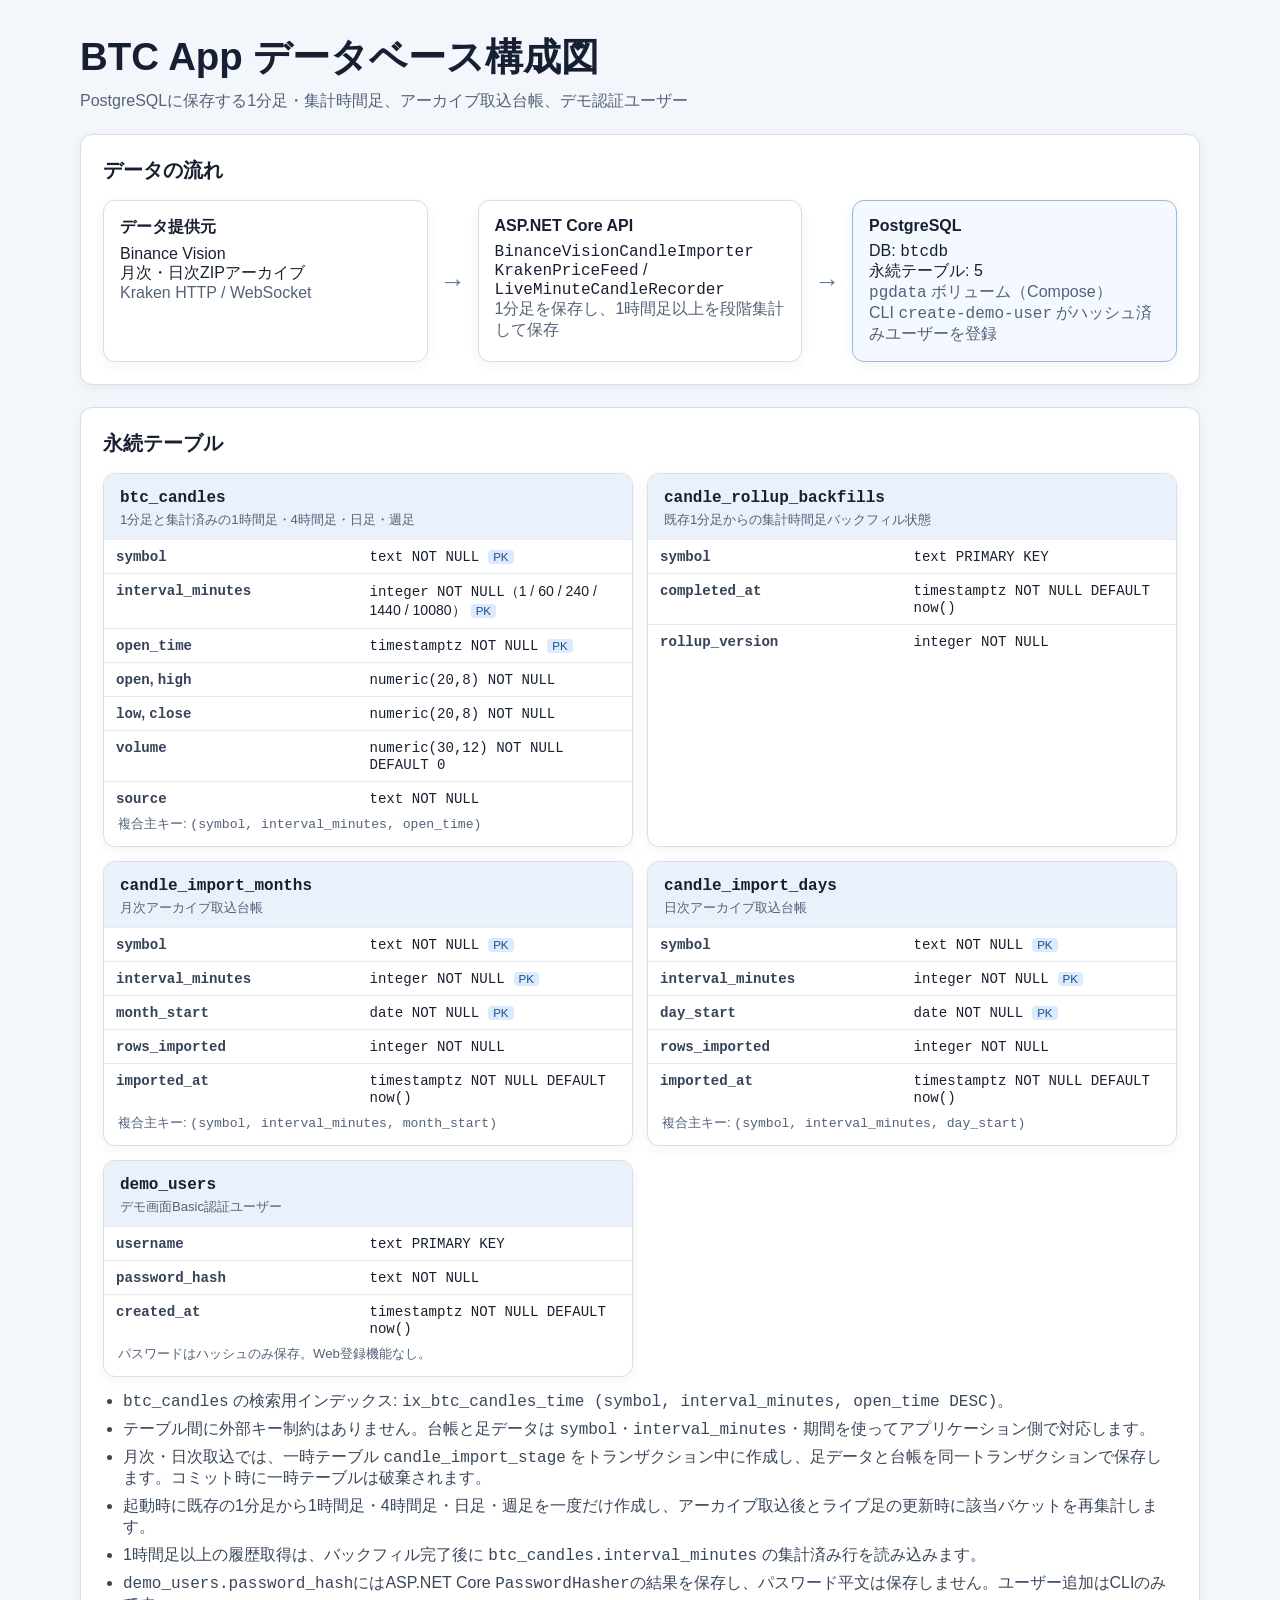
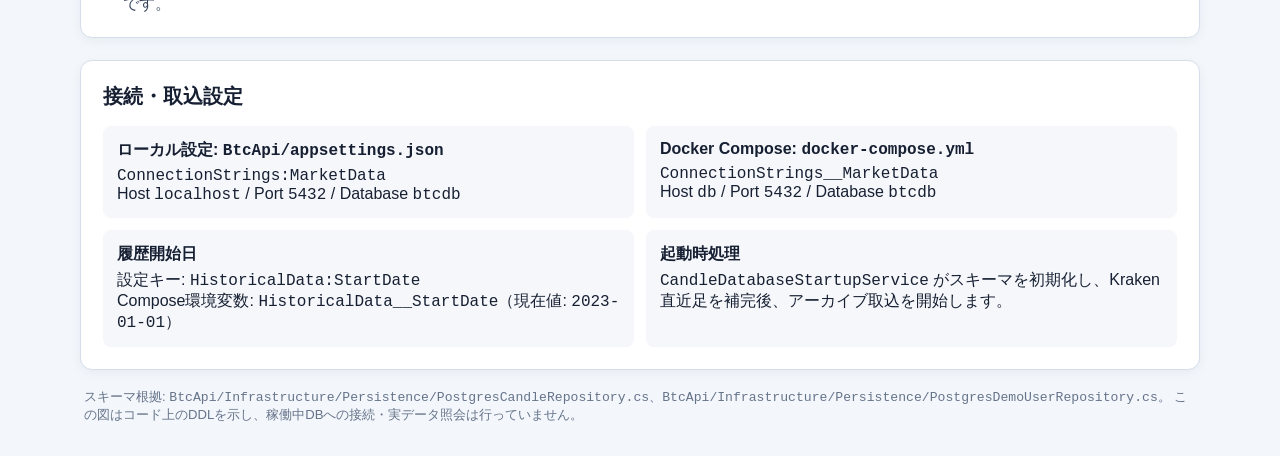
<file: docs/DB_STRUCTURE.html>
<!doctype html>
<html lang="ja">
<head>
  <meta charset="utf-8">
  <meta name="viewport" content="width=device-width, initial-scale=1">
  <title>BTC App データベース構成図</title>
  <style>
    :root {
      color-scheme: light;
      font-family: "Segoe UI", "Yu Gothic UI", sans-serif;
      color: #172033;
      background: #f3f6fb;
    }

    * { box-sizing: border-box; }

    body { margin: 0; }

    main {
      width: min(1120px, calc(100% - 32px));
      margin: 32px auto;
    }

    h1, h2, h3, p { margin-top: 0; }
    h1 { margin-bottom: 8px; font-size: clamp(1.7rem, 4vw, 2.4rem); }
    h2 { margin-bottom: 16px; font-size: 1.25rem; }
    h3 { margin-bottom: 10px; }

    .subtitle, .muted { color: #53627a; }
    .panel, .table-card, .flow-card {
      border: 1px solid #d5deeb;
      border-radius: 12px;
      background: #fff;
      box-shadow: 0 3px 12px rgb(22 39 68 / 5%);
    }

    .panel { margin-top: 22px; padding: 22px; }
    .flow {
      display: grid;
      grid-template-columns: 1fr auto 1fr auto 1fr;
      align-items: stretch;
      gap: 12px;
    }

    .flow-card { padding: 16px; }
    .flow-card strong { display: block; margin-bottom: 7px; }
    .arrow { align-self: center; color: #5478ad; font-size: 1.6rem; font-weight: 700; }
    .db-card { border-color: #9eb8dc; background: #f4f8ff; }

    .table-grid {
      display: grid;
      grid-template-columns: repeat(2, minmax(0, 1fr));
      gap: 14px;
    }

    .table-card { overflow: hidden; }
    .table-card header { padding: 14px 16px 10px; background: #eaf1fb; }
    .table-card h3 { margin-bottom: 4px; font-size: 1rem; }
    .table-card header p { margin: 0; font-size: .82rem; color: #53627a; }
    table { width: 100%; border-collapse: collapse; font-size: .88rem; }
    th, td { padding: 8px 12px; border-top: 1px solid #e6ebf2; text-align: left; vertical-align: top; }
    th { width: 48%; color: #34425a; font-weight: 600; }
    code { font-family: Consolas, "Courier New", monospace; overflow-wrap: anywhere; }
    .key { color: #1455a3; font-weight: 700; }
    .tag {
      display: inline-block;
      margin-left: 5px;
      padding: 1px 5px;
      border-radius: 4px;
      background: #dceaff;
      color: #174e91;
      font-size: .72rem;
      white-space: nowrap;
    }

    .notes { margin: 14px 0 0; padding-left: 20px; color: #39475d; }
    .notes li + li { margin-top: 7px; }
    .config {
      display: grid;
      grid-template-columns: repeat(2, minmax(0, 1fr));
      gap: 12px;
    }

    .config > div { padding: 14px; border-radius: 8px; background: #f5f7fa; }
    .config strong { display: block; margin-bottom: 5px; }
    footer { margin: 18px 4px 0; color: #66748a; font-size: .82rem; }

    @media (max-width: 760px) {
      main { width: min(100% - 20px, 560px); margin: 18px auto; }
      .panel { padding: 16px; }
      .flow { grid-template-columns: 1fr; }
      .arrow { justify-self: center; transform: rotate(90deg); }
      .table-grid, .config { grid-template-columns: 1fr; }
    }
  </style>
</head>
<body>
  <main>
    <header>
      <h1>BTC App データベース構成図</h1>
      <p class="subtitle">PostgreSQLに保存する1分足・集計時間足、アーカイブ取込台帳、デモ認証ユーザー</p>
    </header>

    <section class="panel" aria-labelledby="architecture-title">
      <h2 id="architecture-title">データの流れ</h2>
      <div class="flow">
        <div class="flow-card">
          <strong>データ提供元</strong>
          <div>Binance Vision<br>月次・日次ZIPアーカイブ</div>
          <div class="muted">Kraken HTTP / WebSocket</div>
        </div>
        <div class="arrow" aria-hidden="true">→</div>
        <div class="flow-card">
          <strong>ASP.NET Core API</strong>
          <div><code>BinanceVisionCandleImporter</code></div>
          <div><code>KrakenPriceFeed</code> / <code>LiveMinuteCandleRecorder</code></div>
          <div class="muted">1分足を保存し、1時間足以上を段階集計して保存</div>
        </div>
        <div class="arrow" aria-hidden="true">→</div>
        <div class="flow-card db-card">
          <strong>PostgreSQL</strong>
          <div>DB: <code>btcdb</code></div>
          <div>永続テーブル: 5</div>
          <div class="muted"><code>pgdata</code> ボリューム（Compose）</div>
          <div class="muted">CLI <code>create-demo-user</code> がハッシュ済みユーザーを登録</div>
        </div>
      </div>
    </section>

    <section class="panel" aria-labelledby="schema-title">
      <h2 id="schema-title">永続テーブル</h2>
      <div class="table-grid">
        <article class="table-card">
          <header>
            <h3><code>btc_candles</code></h3>
            <p>1分足と集計済みの1時間足・4時間足・日足・週足</p>
          </header>
          <table>
            <tbody>
              <tr><th><code>symbol</code></th><td><code>text NOT NULL</code> <span class="tag">PK</span></td></tr>
              <tr><th><code>interval_minutes</code></th><td><code>integer NOT NULL</code>（1 / 60 / 240 / 1440 / 10080）<span class="tag">PK</span></td></tr>
              <tr><th><code>open_time</code></th><td><code>timestamptz NOT NULL</code> <span class="tag">PK</span></td></tr>
              <tr><th><code>open</code>, <code>high</code></th><td><code>numeric(20,8) NOT NULL</code></td></tr>
              <tr><th><code>low</code>, <code>close</code></th><td><code>numeric(20,8) NOT NULL</code></td></tr>
              <tr><th><code>volume</code></th><td><code>numeric(30,12) NOT NULL DEFAULT 0</code></td></tr>
              <tr><th><code>source</code></th><td><code>text NOT NULL</code></td></tr>
            </tbody>
          </table>
          <p class="muted" style="padding: 0 14px; font-size: .82rem">
            複合主キー: <code>(symbol, interval_minutes, open_time)</code>
          </p>
        </article>

        <article class="table-card">
          <header>
            <h3><code>candle_rollup_backfills</code></h3>
            <p>既存1分足からの集計時間足バックフィル状態</p>
          </header>
          <table>
            <tbody>
              <tr><th><code>symbol</code></th><td><code>text PRIMARY KEY</code></td></tr>
              <tr><th><code>completed_at</code></th><td><code>timestamptz NOT NULL DEFAULT now()</code></td></tr>
              <tr><th><code>rollup_version</code></th><td><code>integer NOT NULL</code></td></tr>
            </tbody>
          </table>
        </article>

        <article class="table-card">
          <header>
            <h3><code>candle_import_months</code></h3>
            <p>月次アーカイブ取込台帳</p>
          </header>
          <table>
            <tbody>
              <tr><th><code>symbol</code></th><td><code>text NOT NULL</code> <span class="tag">PK</span></td></tr>
              <tr><th><code>interval_minutes</code></th><td><code>integer NOT NULL</code> <span class="tag">PK</span></td></tr>
              <tr><th><code>month_start</code></th><td><code>date NOT NULL</code> <span class="tag">PK</span></td></tr>
              <tr><th><code>rows_imported</code></th><td><code>integer NOT NULL</code></td></tr>
              <tr><th><code>imported_at</code></th><td><code>timestamptz NOT NULL DEFAULT now()</code></td></tr>
            </tbody>
          </table>
          <p class="muted" style="padding: 0 14px; font-size: .82rem">
            複合主キー: <code>(symbol, interval_minutes, month_start)</code>
          </p>
        </article>

        <article class="table-card">
          <header>
            <h3><code>candle_import_days</code></h3>
            <p>日次アーカイブ取込台帳</p>
          </header>
          <table>
            <tbody>
              <tr><th><code>symbol</code></th><td><code>text NOT NULL</code> <span class="tag">PK</span></td></tr>
              <tr><th><code>interval_minutes</code></th><td><code>integer NOT NULL</code> <span class="tag">PK</span></td></tr>
              <tr><th><code>day_start</code></th><td><code>date NOT NULL</code> <span class="tag">PK</span></td></tr>
              <tr><th><code>rows_imported</code></th><td><code>integer NOT NULL</code></td></tr>
              <tr><th><code>imported_at</code></th><td><code>timestamptz NOT NULL DEFAULT now()</code></td></tr>
            </tbody>
          </table>
          <p class="muted" style="padding: 0 14px; font-size: .82rem">
            複合主キー: <code>(symbol, interval_minutes, day_start)</code>
          </p>
        </article>

        <article class="table-card">
          <header>
            <h3><code>demo_users</code></h3>
            <p>デモ画面Basic認証ユーザー</p>
          </header>
          <table>
            <tbody>
              <tr><th><code>username</code></th><td><code>text PRIMARY KEY</code></td></tr>
              <tr><th><code>password_hash</code></th><td><code>text NOT NULL</code></td></tr>
              <tr><th><code>created_at</code></th><td><code>timestamptz NOT NULL DEFAULT now()</code></td></tr>
            </tbody>
          </table>
          <p class="muted" style="padding: 0 14px; font-size: .82rem">
            パスワードはハッシュのみ保存。Web登録機能なし。
          </p>
        </article>
      </div>

      <ul class="notes">
        <li><code>btc_candles</code> の検索用インデックス: <code>ix_btc_candles_time (symbol, interval_minutes, open_time DESC)</code>。</li>
        <li>テーブル間に外部キー制約はありません。台帳と足データは <code>symbol</code>・<code>interval_minutes</code>・期間を使ってアプリケーション側で対応します。</li>
        <li>月次・日次取込では、一時テーブル <code>candle_import_stage</code> をトランザクション中に作成し、足データと台帳を同一トランザクションで保存します。コミット時に一時テーブルは破棄されます。</li>
        <li>起動時に既存の1分足から1時間足・4時間足・日足・週足を一度だけ作成し、アーカイブ取込後とライブ足の更新時に該当バケットを再集計します。</li>
        <li>1時間足以上の履歴取得は、バックフィル完了後に <code>btc_candles.interval_minutes</code> の集計済み行を読み込みます。</li>
        <li><code>demo_users.password_hash</code>にはASP.NET Core <code>PasswordHasher</code>の結果を保存し、パスワード平文は保存しません。ユーザー追加はCLIのみです。</li>
      </ul>
    </section>

    <section class="panel" aria-labelledby="settings-title">
      <h2 id="settings-title">接続・取込設定</h2>
      <div class="config">
        <div>
          <strong>ローカル設定: <code>BtcApi/appsettings.json</code></strong>
          <code>ConnectionStrings:MarketData</code><br>
          Host <code>localhost</code> / Port <code>5432</code> / Database <code>btcdb</code>
        </div>
        <div>
          <strong>Docker Compose: <code>docker-compose.yml</code></strong>
          <code>ConnectionStrings__MarketData</code><br>
          Host <code>db</code> / Port <code>5432</code> / Database <code>btcdb</code>
        </div>
        <div>
          <strong>履歴開始日</strong>
          設定キー: <code>HistoricalData:StartDate</code><br>
          Compose環境変数: <code>HistoricalData__StartDate</code>（現在値: <code>2023-01-01</code>）
        </div>
        <div>
          <strong>起動時処理</strong>
          <code>CandleDatabaseStartupService</code> がスキーマを初期化し、Kraken直近足を補完後、アーカイブ取込を開始します。
        </div>
      </div>
    </section>

    <footer>
      スキーマ根拠: <code>BtcApi/Infrastructure/Persistence/PostgresCandleRepository.cs</code>、<code>BtcApi/Infrastructure/Persistence/PostgresDemoUserRepository.cs</code>。
      この図はコード上のDDLを示し、稼働中DBへの接続・実データ照会は行っていません。
    </footer>
  </main>
</body>
</html>
</file>
